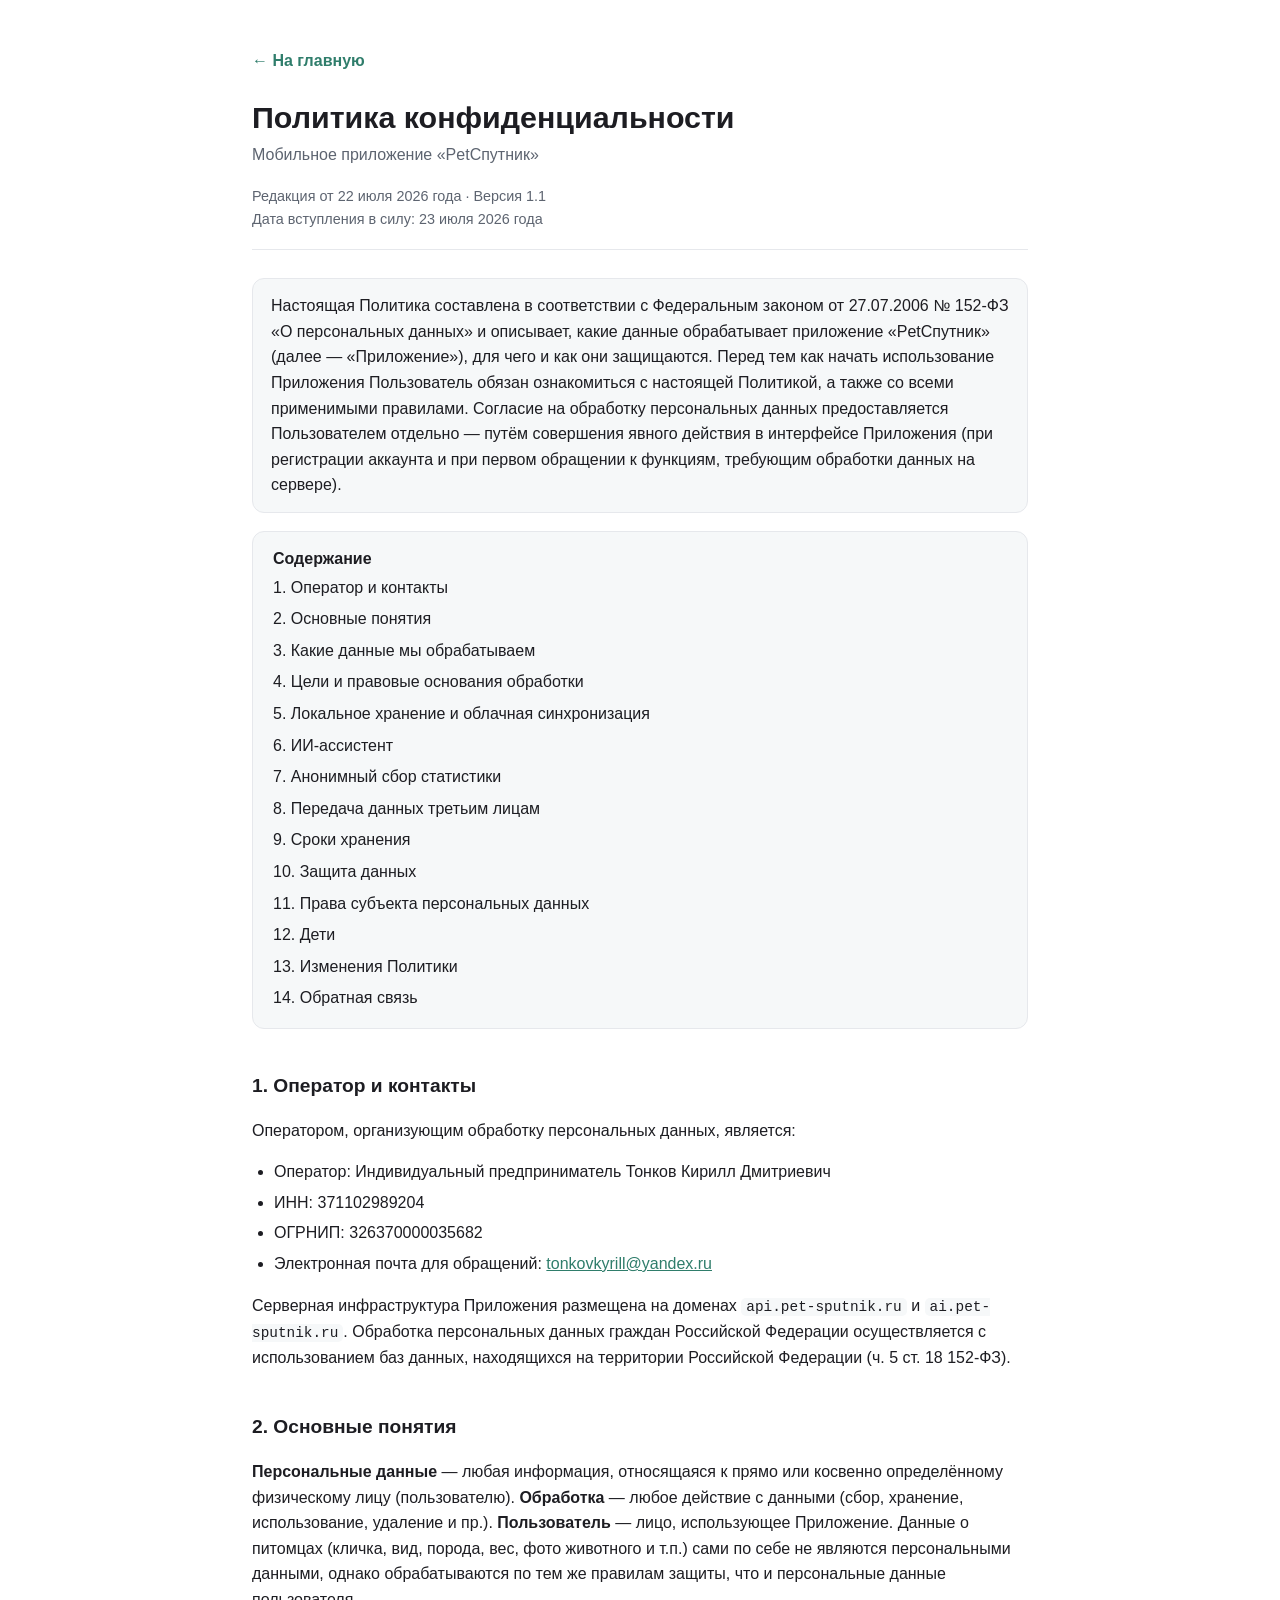
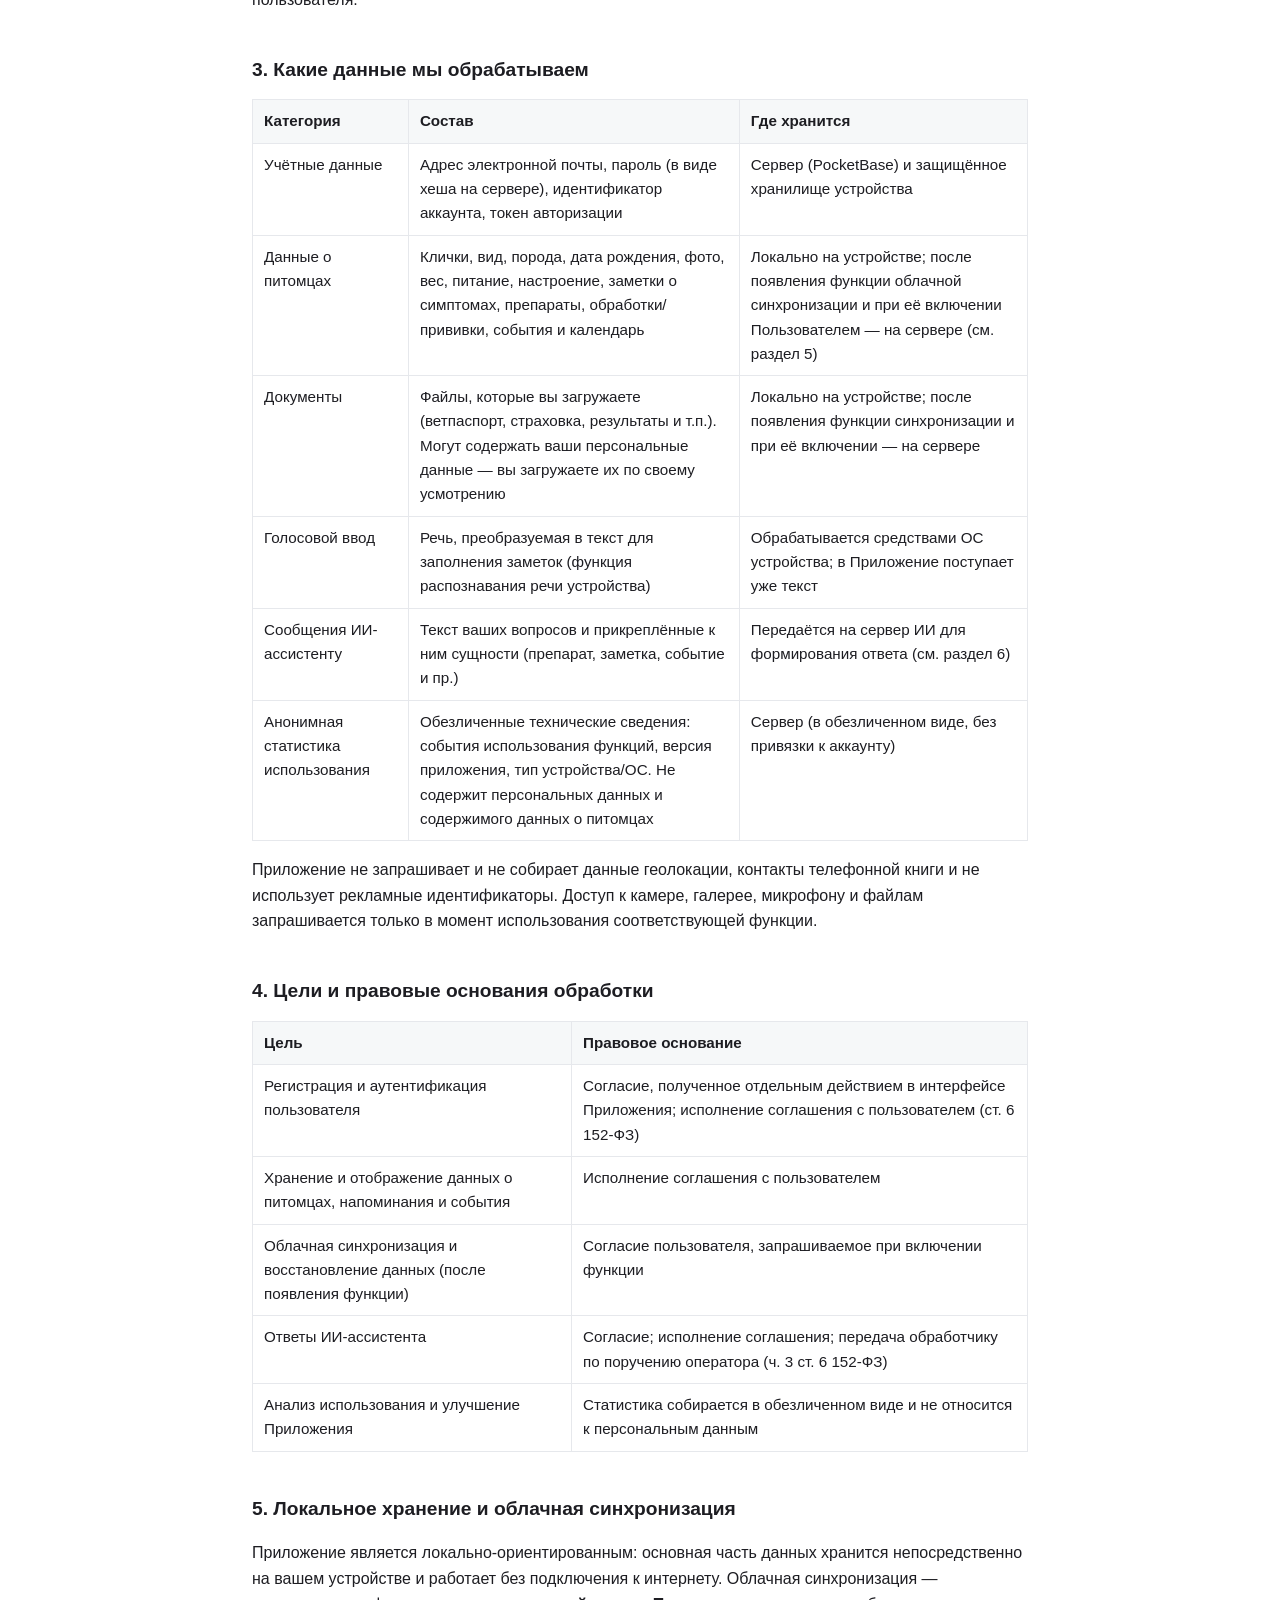
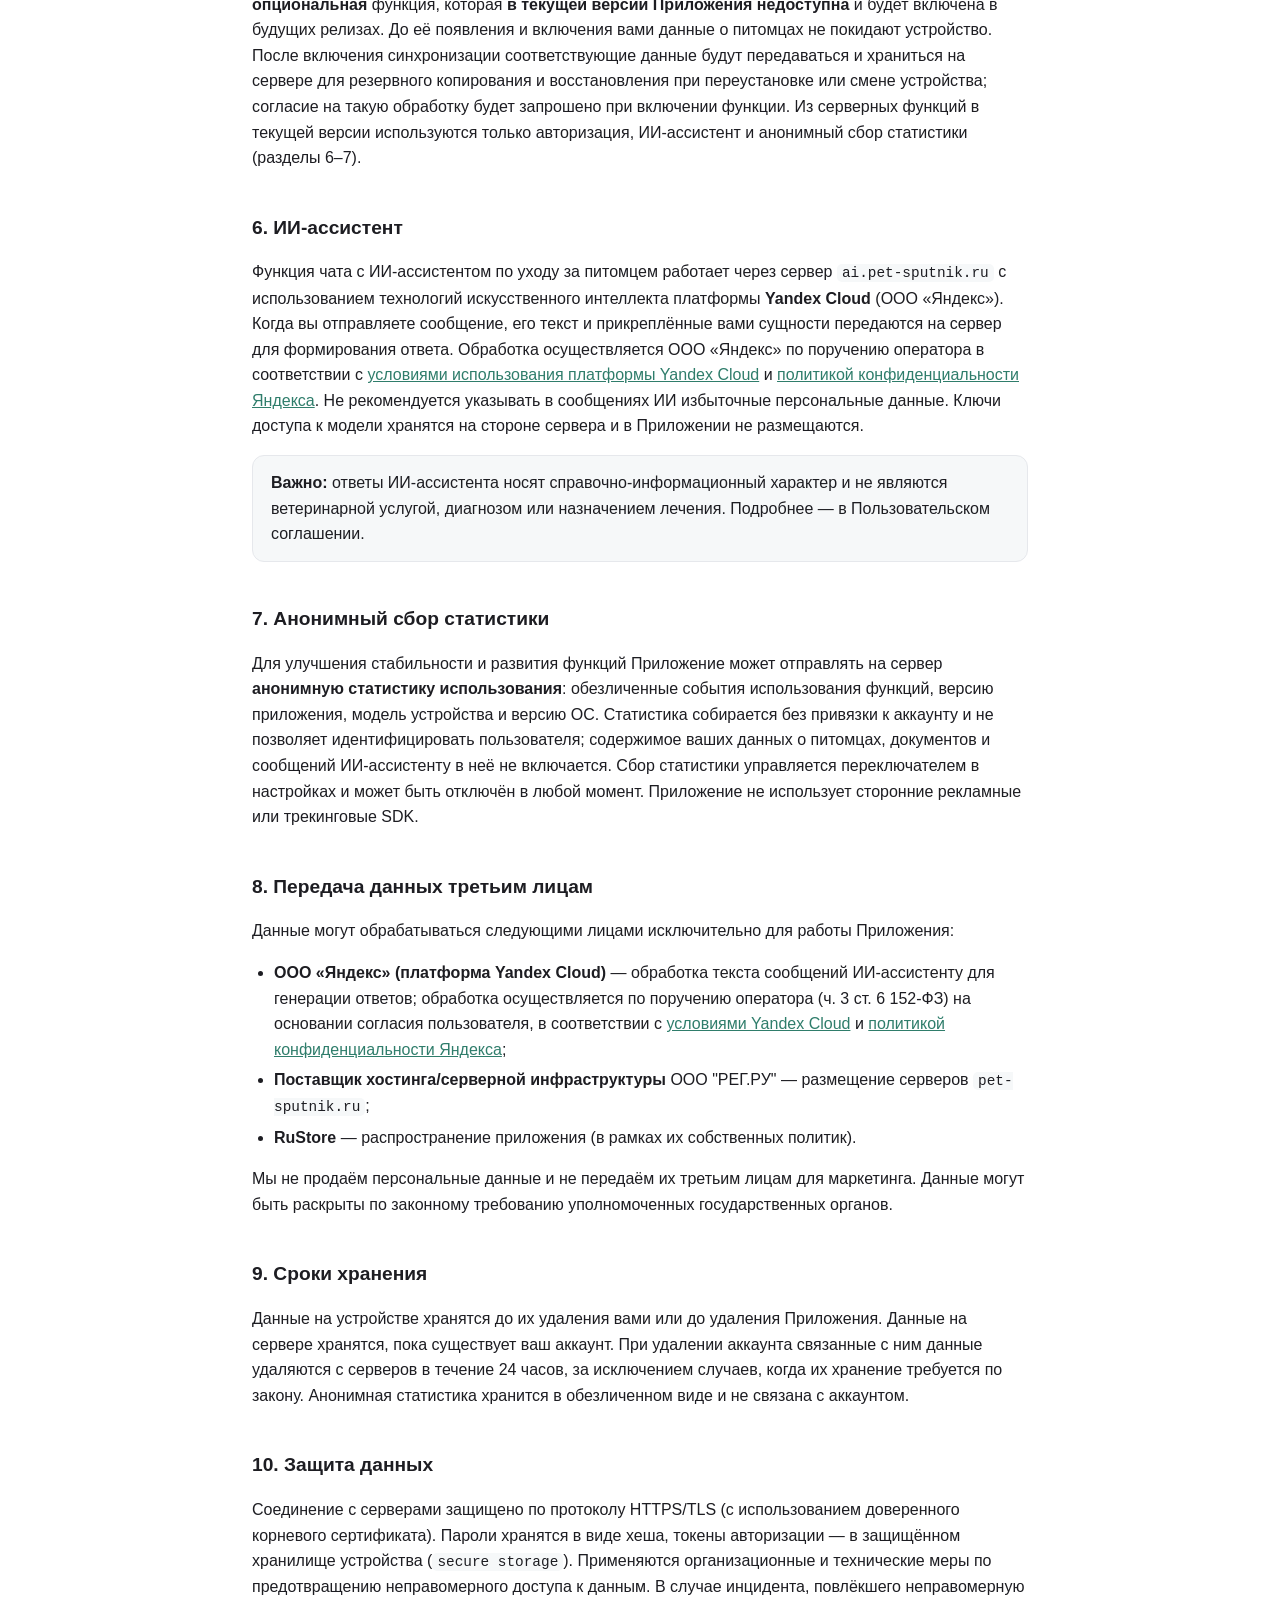
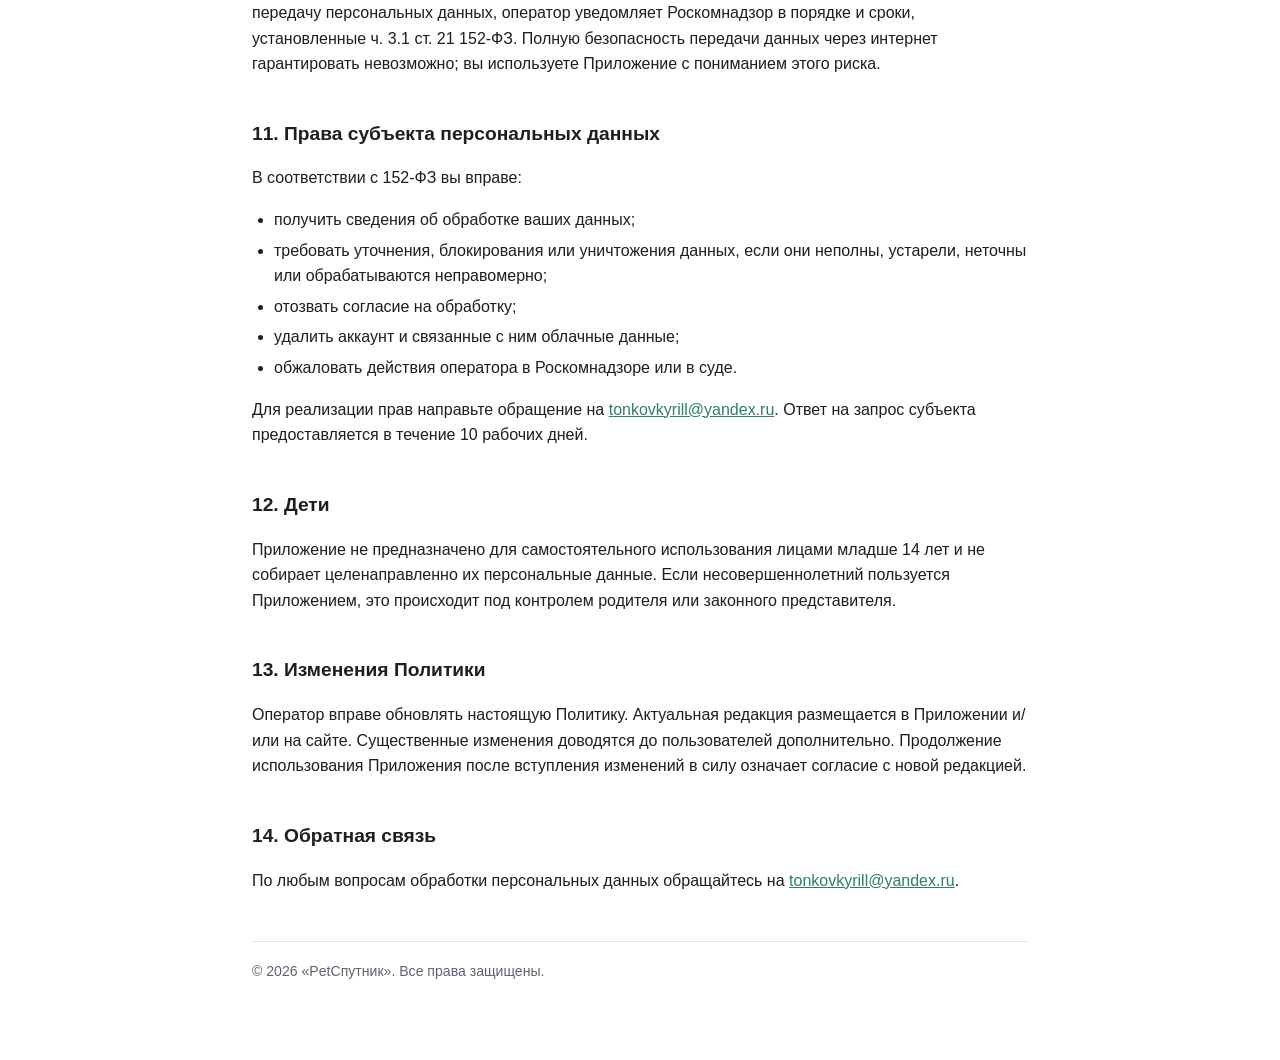
<file: legal/privacy-policy.html>
<!DOCTYPE html>
<html lang="ru">
<head>
<meta charset="utf-8">
<meta name="viewport" content="width=device-width, initial-scale=1">
<title>Политика конфиденциальности — PetСпутник</title>
<style>
  :root{ --fg:#1d1d22; --muted:#5d6470; --accent:#2f7d6b; --line:#e6e8ec; --bg:#fff; --soft:#f6f8f9; }
  *{box-sizing:border-box}
  body{font-family:-apple-system,BlinkMacSystemFont,"Segoe UI",Roboto,Helvetica,Arial,sans-serif;
       color:var(--fg);background:var(--bg);line-height:1.6;margin:0;}
  .wrap{max-width:820px;margin:0 auto;padding:48px 22px 80px;}
  h1{font-size:1.9rem;line-height:1.25;margin:0 0 6px;}
  .sub{color:var(--muted);margin:0 0 4px;}
  .meta{color:var(--muted);font-size:.9rem;margin:18px 0 28px;padding-bottom:18px;border-bottom:1px solid var(--line);}
  h2{font-size:1.2rem;margin:34px 0 10px;padding-top:8px;}
  h3{font-size:1.02rem;margin:22px 0 6px;}
  p,li{font-size:1rem;}
  ul{padding-left:22px;}
  li{margin:5px 0;}
  a{color:var(--accent);}
  .note{background:var(--soft);border:1px solid var(--line);border-radius:12px;padding:14px 18px;margin:16px 0;}
  .ph{background:#fff4d6;border-radius:4px;padding:0 4px;border:1px solid #f0dca0;}
  table{border-collapse:collapse;width:100%;margin:14px 0;font-size:.95rem;}
  th,td{border:1px solid var(--line);padding:9px 11px;text-align:left;vertical-align:top;}
  th{background:var(--soft);}
  .toc a{display:block;padding:3px 0;text-decoration:none;color:var(--fg);}
  .toc{background:var(--soft);border:1px solid var(--line);border-radius:12px;padding:14px 20px;margin:18px 0 30px;}
  footer{margin-top:48px;padding-top:18px;border-top:1px solid var(--line);color:var(--muted);font-size:.88rem;}
  code{background:var(--soft);padding:1px 5px;border-radius:5px;font-size:.9em;}
</style>
</head>
<body>
<div class="wrap">

<p style="margin:0 0 24px"><a href="../index.html" style="text-decoration:none;color:var(--accent);font-weight:600">← На главную</a></p>

<h1>Политика конфиденциальности</h1>
<p class="sub">Мобильное приложение «PetСпутник»</p>
<p class="meta">
  Редакция от 22 июля 2026 года · Версия 1.1<br>
  Дата вступления в силу: 23 июля 2026 года
</p>

<div class="note">
Настоящая Политика составлена в соответствии с Федеральным законом от 27.07.2006 № 152-ФЗ
«О персональных данных» и описывает, какие данные обрабатывает приложение «PetСпутник»
(далее — «Приложение»), для чего и как они защищаются. Перед тем как начать использование Приложения Пользователь обязан ознакомиться с настоящей Политикой, а также со всеми применимыми правилами. Согласие на обработку персональных данных предоставляется Пользователем отдельно — путём совершения явного действия в интерфейсе Приложения (при регистрации аккаунта и при первом обращении к функциям, требующим обработки данных на сервере).
</div>

<div class="toc">
  <strong>Содержание</strong>
  <a href="#1">1. Оператор и контакты</a>
  <a href="#2">2. Основные понятия</a>
  <a href="#3">3. Какие данные мы обрабатываем</a>
  <a href="#4">4. Цели и правовые основания обработки</a>
  <a href="#5">5. Локальное хранение и облачная синхронизация</a>
  <a href="#6">6. ИИ-ассистент</a>
  <a href="#7">7. Анонимный сбор статистики</a>
  <a href="#8">8. Передача данных третьим лицам</a>
  <a href="#9">9. Сроки хранения</a>
  <a href="#10">10. Защита данных</a>
  <a href="#11">11. Права субъекта персональных данных</a>
  <a href="#12">12. Дети</a>
  <a href="#13">13. Изменения Политики</a>
  <a href="#14">14. Обратная связь</a>
</div>

<h2 id="1">1. Оператор и контакты</h2>
<p>
Оператором, организующим обработку персональных данных, является:
</p>
<ul>
  <li>Оператор: Индивидуальный предприниматель Тонков Кирилл Дмитриевич</li>
  <li>ИНН: 371102989204</li>
  <li>ОГРНИП: 326370000035682</li>
  <li>Электронная почта для обращений: <a href="mailto:tonkovkyrill@yandex.ru">tonkovkyrill@yandex.ru</a></li>
</ul>
<p>
Серверная инфраструктура Приложения размещена на доменах <code>api.pet-sputnik.ru</code>
и <code>ai.pet-sputnik.ru</code>. Обработка персональных данных граждан Российской Федерации
осуществляется с использованием баз данных, находящихся на территории Российской Федерации
(ч. 5 ст. 18 152-ФЗ).
</p>

<h2 id="2">2. Основные понятия</h2>
<p>
<strong>Персональные данные</strong> — любая информация, относящаяся к прямо или косвенно
определённому физическому лицу (пользователю). <strong>Обработка</strong> — любое действие
с данными (сбор, хранение, использование, удаление и пр.). <strong>Пользователь</strong> — лицо,
использующее Приложение. Данные о питомцах (кличка, вид, порода, вес, фото животного и т.п.)
сами по себе не являются персональными данными, однако обрабатываются по тем же правилам
защиты, что и персональные данные пользователя.
</p>

<h2 id="3">3. Какие данные мы обрабатываем</h2>
<table>
  <tr><th>Категория</th><th>Состав</th><th>Где хранится</th></tr>
  <tr>
    <td>Учётные данные</td>
    <td>Адрес электронной почты, пароль (в виде хеша на сервере), идентификатор аккаунта,
        токен авторизации</td>
    <td>Сервер (PocketBase) и защищённое хранилище устройства</td>
  </tr>
  <tr>
    <td>Данные о питомцах</td>
    <td>Клички, вид, порода, дата рождения, фото, вес, питание, настроение, заметки о симптомах,
        препараты, обработки/прививки, события и календарь</td>
    <td>Локально на устройстве; после появления функции облачной синхронизации и при её включении
        Пользователем — на сервере (см. раздел 5)</td>
  </tr>
  <tr>
    <td>Документы</td>
    <td>Файлы, которые вы загружаете (ветпаспорт, страховка, результаты и т.п.). Могут содержать
        ваши персональные данные — вы загружаете их по своему усмотрению</td>
    <td>Локально на устройстве; после появления функции синхронизации и при её включении — на сервере</td>
  </tr>
  <tr>
    <td>Голосовой ввод</td>
    <td>Речь, преобразуемая в текст для заполнения заметок (функция распознавания речи устройства)</td>
    <td>Обрабатывается средствами ОС устройства; в Приложение поступает уже текст</td>
  </tr>
  <tr>
    <td>Сообщения ИИ-ассистенту</td>
    <td>Текст ваших вопросов и прикреплённые к ним сущности (препарат, заметка, событие и пр.)</td>
    <td>Передаётся на сервер ИИ для формирования ответа (см. раздел 6)</td>
  </tr>
  <tr>
    <td>Анонимная статистика использования</td>
    <td>Обезличенные технические сведения: события использования функций, версия приложения,
        тип устройства/ОС. Не содержит персональных данных и содержимого данных о питомцах</td>
    <td>Сервер (в обезличенном виде, без привязки к аккаунту)</td>
  </tr>
</table>
<p>
Приложение не запрашивает и не собирает данные геолокации, контакты телефонной книги
и не использует рекламные идентификаторы. Доступ к камере, галерее, микрофону и файлам
запрашивается только в момент использования соответствующей функции.
</p>

<h2 id="4">4. Цели и правовые основания обработки</h2>
<table>
  <tr><th>Цель</th><th>Правовое основание</th></tr>
  <tr><td>Регистрация и аутентификация пользователя</td><td>Согласие, полученное отдельным действием в интерфейсе Приложения; исполнение соглашения с пользователем (ст. 6 152-ФЗ)</td></tr>
  <tr><td>Хранение и отображение данных о питомцах, напоминания и события</td><td>Исполнение соглашения с пользователем</td></tr>
  <tr><td>Облачная синхронизация и восстановление данных (после появления функции)</td><td>Согласие пользователя, запрашиваемое при включении функции</td></tr>
  <tr><td>Ответы ИИ-ассистента</td><td>Согласие; исполнение соглашения; передача обработчику по поручению оператора (ч. 3 ст. 6 152-ФЗ)</td></tr>
  <tr><td>Анализ использования и улучшение Приложения</td><td>Статистика собирается в обезличенном виде и не относится к персональным данным</td></tr>
</table>

<h2 id="5">5. Локальное хранение и облачная синхронизация</h2>
<p>
Приложение является локально-ориентированным: основная часть данных хранится непосредственно
на вашем устройстве и работает без подключения к интернету. Облачная синхронизация —
<strong>опциональная</strong> функция, которая <strong>в текущей версии Приложения недоступна</strong>
и будет включена в будущих релизах. До её появления и включения вами данные о питомцах
не покидают устройство. После включения синхронизации соответствующие данные будут передаваться
и храниться на сервере для резервного копирования и восстановления при переустановке или смене
устройства; согласие на такую обработку будет запрошено при включении функции. Из серверных
функций в текущей версии используются только авторизация, ИИ-ассистент и анонимный сбор
статистики (разделы 6–7).
</p>

<h2 id="6">6. ИИ-ассистент</h2>
<p>
Функция чата с ИИ-ассистентом по уходу за питомцем работает через сервер
<code>ai.pet-sputnik.ru</code> с использованием технологий искусственного интеллекта
платформы <strong>Yandex Cloud</strong> (ООО «Яндекс»). Когда вы отправляете сообщение,
его текст и прикреплённые вами сущности передаются на сервер для формирования ответа.
Обработка осуществляется ООО «Яндекс» по поручению оператора в соответствии с
<a href="https://yandex.ru/legal/cloud_termsofuse/ru/" target="_blank" rel="noopener">условиями использования платформы Yandex Cloud</a>
и <a href="https://yandex.ru/legal/confidential/ru/" target="_blank" rel="noopener">политикой конфиденциальности Яндекса</a>.
Не рекомендуется указывать в сообщениях ИИ избыточные персональные данные. Ключи доступа
к модели хранятся на стороне сервера и в Приложении не размещаются.
</p>
<div class="note">
<strong>Важно:</strong> ответы ИИ-ассистента носят справочно-информационный характер
и не являются ветеринарной услугой, диагнозом или назначением лечения. Подробнее —
в Пользовательском соглашении.
</div>

<h2 id="7">7. Анонимный сбор статистики</h2>
<p>
Для улучшения стабильности и развития функций Приложение может отправлять на сервер
<strong>анонимную статистику использования</strong>: обезличенные события использования функций,
версию приложения, модель устройства и версию ОС. Статистика собирается без привязки к аккаунту
и не позволяет идентифицировать пользователя; содержимое ваших данных о питомцах, документов
и сообщений ИИ-ассистенту в неё не включается. Сбор статистики управляется переключателем
в настройках и может быть отключён в любой момент. Приложение не использует сторонние
рекламные или трекинговые SDK.
</p>

<h2 id="8">8. Передача данных третьим лицам</h2>
<p>Данные могут обрабатываться следующими лицами исключительно для работы Приложения:</p>
<ul>
  <li><strong>ООО «Яндекс» (платформа Yandex Cloud)</strong> — обработка текста сообщений
      ИИ-ассистенту для генерации ответов; обработка осуществляется по поручению оператора
      (ч. 3 ст. 6 152-ФЗ) на основании согласия пользователя, в соответствии с
      <a href="https://yandex.ru/legal/cloud_termsofuse/ru/" target="_blank" rel="noopener">условиями Yandex Cloud</a>
      и <a href="https://yandex.ru/legal/confidential/ru/" target="_blank" rel="noopener">политикой конфиденциальности Яндекса</a>;</li>
  <li><strong>Поставщик хостинга/серверной инфраструктуры</strong> ООО "РЕГ.РУ" — размещение серверов <code>pet-sputnik.ru</code>;</li>
  <li><strong>RuStore</strong> — распространение приложения (в рамках их собственных политик).</li>
</ul>
<p>
Мы не продаём персональные данные и не передаём их третьим лицам для маркетинга.
Данные могут быть раскрыты по законному требованию уполномоченных государственных органов.
</p>

<h2 id="9">9. Сроки хранения</h2>
<p>
Данные на устройстве хранятся до их удаления вами или до удаления Приложения. Данные на сервере
хранятся, пока существует ваш аккаунт. При удалении аккаунта связанные с ним данные удаляются
с серверов в течение 24 часов, за исключением случаев, когда их хранение требуется по закону.
Анонимная статистика хранится в обезличенном виде и не связана с аккаунтом.
</p>

<h2 id="10">10. Защита данных</h2>
<p>
Соединение с серверами защищено по протоколу HTTPS/TLS (с использованием доверенного корневого
сертификата). Пароли хранятся в виде хеша, токены авторизации — в защищённом хранилище устройства
(<code>secure storage</code>). Применяются организационные и технические меры по предотвращению
неправомерного доступа к данным. В случае инцидента, повлёкшего неправомерную передачу
персональных данных, оператор уведомляет Роскомнадзор в порядке и сроки, установленные
ч. 3.1 ст. 21 152-ФЗ. Полную безопасность передачи данных через интернет
гарантировать невозможно; вы используете Приложение с пониманием этого риска.
</p>

<h2 id="11">11. Права субъекта персональных данных</h2>
<p>В соответствии с 152-ФЗ вы вправе:</p>
<ul>
  <li>получить сведения об обработке ваших данных;</li>
  <li>требовать уточнения, блокирования или уничтожения данных, если они неполны, устарели,
      неточны или обрабатываются неправомерно;</li>
  <li>отозвать согласие на обработку;</li>
  <li>удалить аккаунт и связанные с ним облачные данные;</li>
  <li>обжаловать действия оператора в Роскомнадзоре или в суде.</li>
</ul>
<p>
Для реализации прав направьте обращение на <a href="mailto:tonkovkyrill@yandex.ru">tonkovkyrill@yandex.ru</a>. Ответ на запрос субъекта предоставляется в течение 10 рабочих дней.
</p>

<h2 id="12">12. Дети</h2>
<p>
Приложение не предназначено для самостоятельного использования лицами младше 14 лет и не собирает целенаправленно их персональные данные.
Если несовершеннолетний пользуется Приложением, это происходит под контролем родителя
или законного представителя.
</p>

<h2 id="13">13. Изменения Политики</h2>
<p>
Оператор вправе обновлять настоящую Политику. Актуальная редакция размещается в Приложении
и/или на сайте. Существенные изменения доводятся до пользователей дополнительно. Продолжение
использования Приложения после вступления изменений в силу означает согласие с новой редакцией.
</p>

<h2 id="14">14. Обратная связь</h2>
<p>
По любым вопросам обработки персональных данных обращайтесь на <a href="mailto:tonkovkyrill@yandex.ru">tonkovkyrill@yandex.ru</a>.
</p>

<footer>
  © 2026 «PetСпутник». Все права защищены.<br>
</footer>

</div>
</body>
</html>
</file>
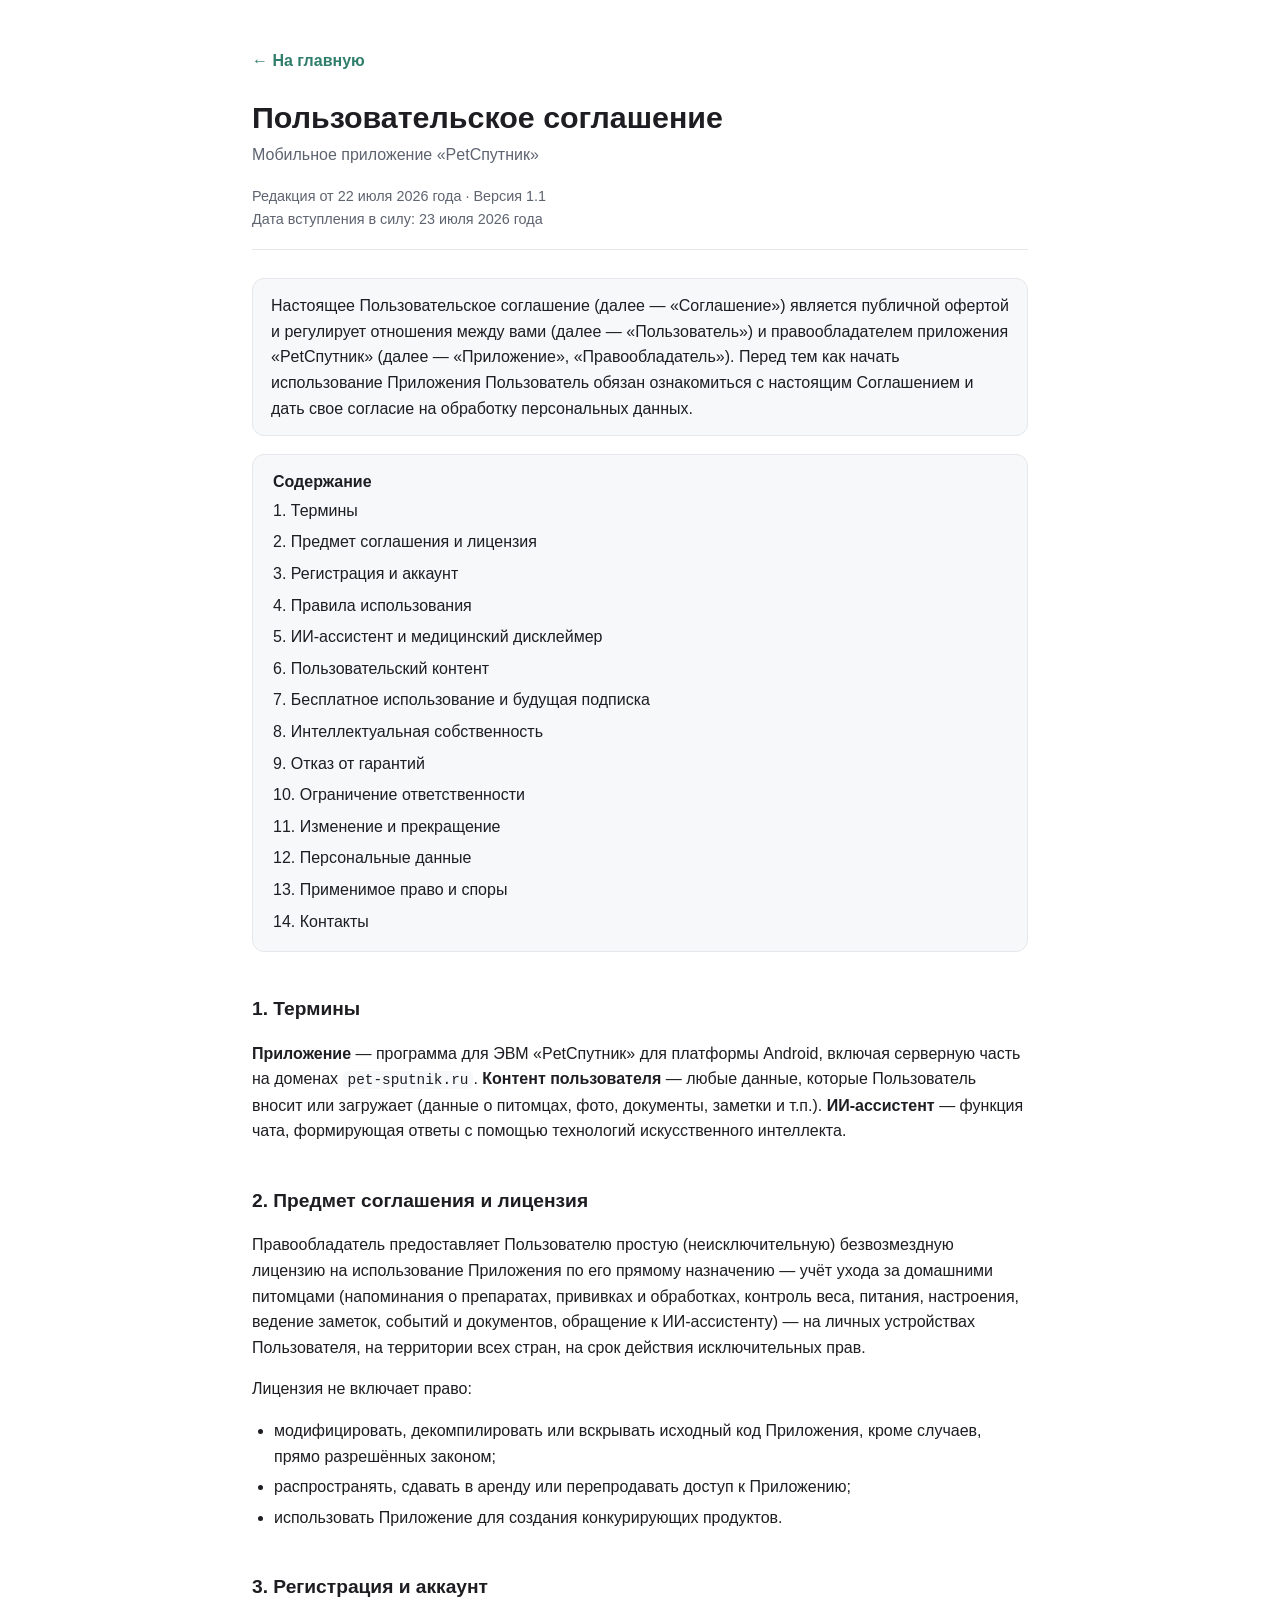
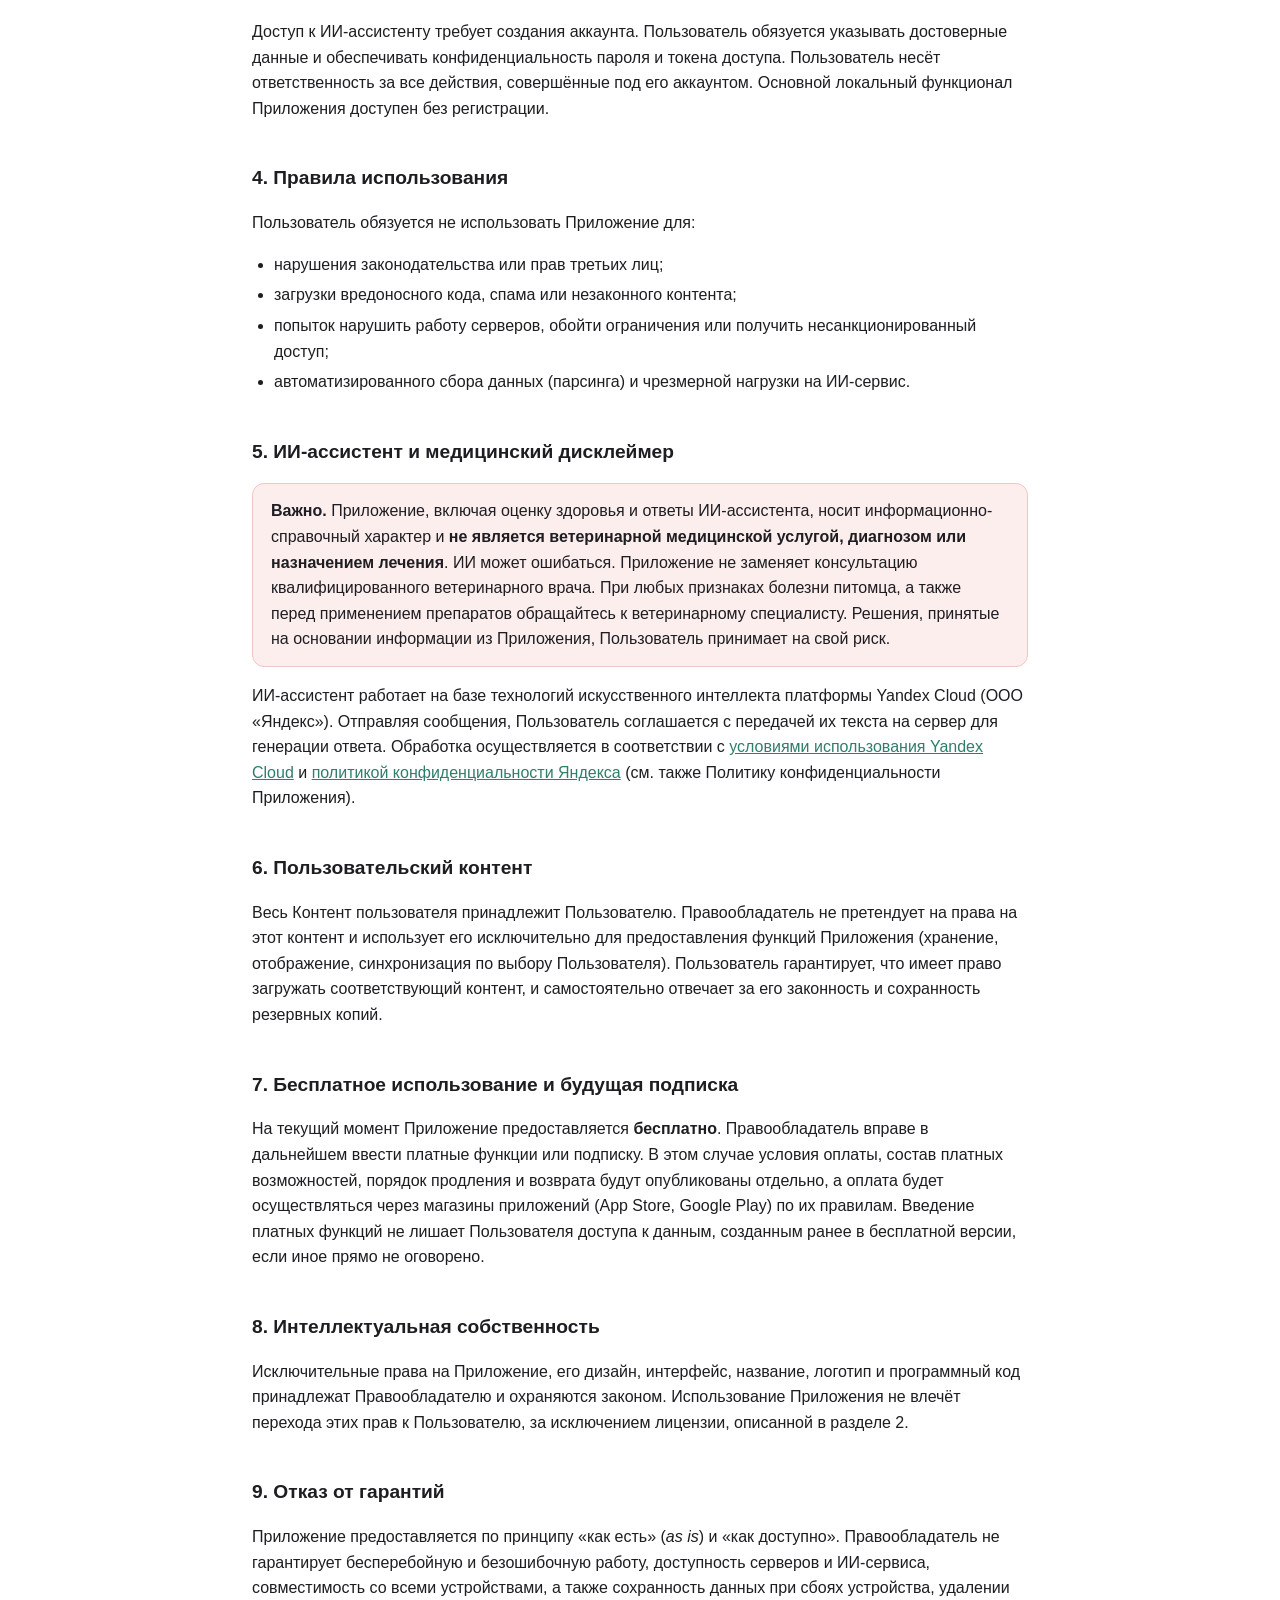
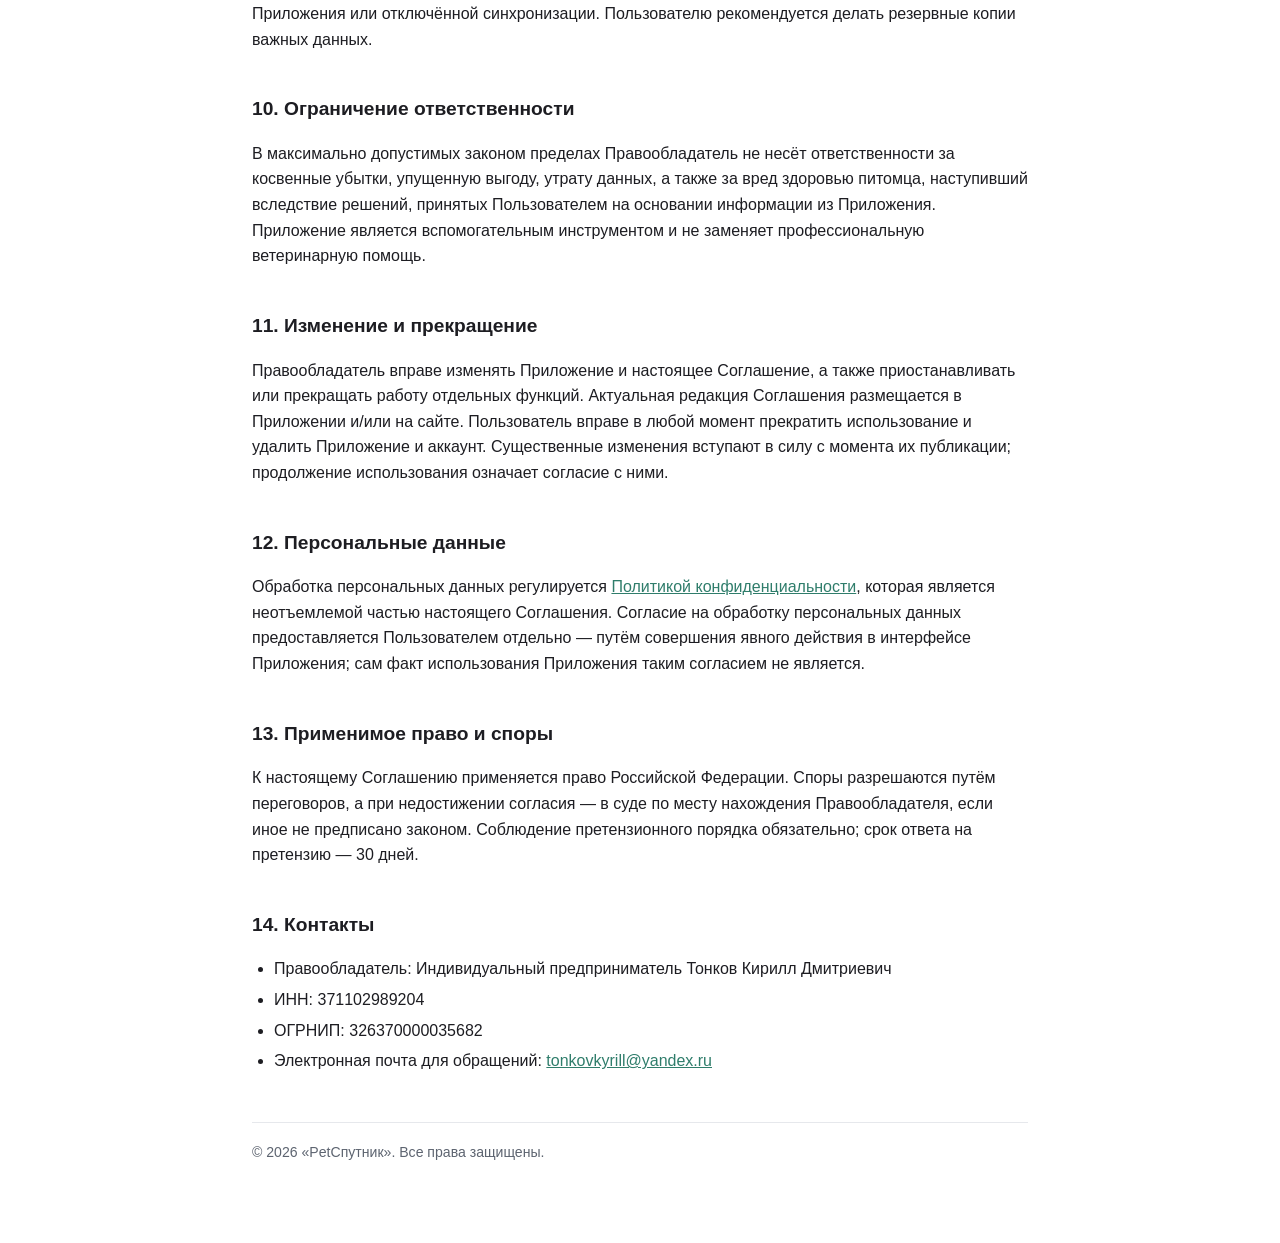
<file: legal/terms-of-use.html>
<!DOCTYPE html>
<html lang="ru">
<head>
<meta charset="utf-8">
<meta name="viewport" content="width=device-width, initial-scale=1">
<title>Пользовательское соглашение — PetСпутник</title>
<style>
  :root{ --fg:#1d1d22; --muted:#5d6470; --accent:#2f7d6b; --line:#e6e8ec; --bg:#fff; --soft:#f6f8f9; }
  *{box-sizing:border-box}
  body{font-family:-apple-system,BlinkMacSystemFont,"Segoe UI",Roboto,Helvetica,Arial,sans-serif;
       color:var(--fg);background:var(--bg);line-height:1.6;margin:0;}
  .wrap{max-width:820px;margin:0 auto;padding:48px 22px 80px;}
  h1{font-size:1.9rem;line-height:1.25;margin:0 0 6px;}
  .sub{color:var(--muted);margin:0 0 4px;}
  .meta{color:var(--muted);font-size:.9rem;margin:18px 0 28px;padding-bottom:18px;border-bottom:1px solid var(--line);}
  h2{font-size:1.2rem;margin:34px 0 10px;padding-top:8px;}
  h3{font-size:1.02rem;margin:22px 0 6px;}
  p,li{font-size:1rem;}
  ul{padding-left:22px;}
  li{margin:5px 0;}
  a{color:var(--accent);}
  .note{background:var(--soft);border:1px solid var(--line);border-radius:12px;padding:14px 18px;margin:16px 0;}
  .warn{background:#fdeeee;border:1px solid #f3c4c4;border-radius:12px;padding:14px 18px;margin:16px 0;}
  .ph{background:#fff4d6;border-radius:4px;padding:0 4px;border:1px solid #f0dca0;}
  .toc a{display:block;padding:3px 0;text-decoration:none;color:var(--fg);}
  .toc{background:var(--soft);border:1px solid var(--line);border-radius:12px;padding:14px 20px;margin:18px 0 30px;}
  footer{margin-top:48px;padding-top:18px;border-top:1px solid var(--line);color:var(--muted);font-size:.88rem;}
  code{background:var(--soft);padding:1px 5px;border-radius:5px;font-size:.9em;}
</style>
</head>
<body>
<div class="wrap">

<p style="margin:0 0 24px"><a href="../index.html" style="text-decoration:none;color:var(--accent);font-weight:600">← На главную</a></p>

<h1>Пользовательское соглашение</h1>
<p class="sub">Мобильное приложение «PetСпутник»</p>
<p class="meta">
  Редакция от 22 июля 2026 года · Версия 1.1<br>
  Дата вступления в силу: 23 июля 2026 года
</p>

<div class="note">
Настоящее Пользовательское соглашение (далее — «Соглашение») является публичной офертой
и регулирует отношения между вами (далее — «Пользователь») и правообладателем приложения
«PetСпутник» (далее — «Приложение», «Правообладатель»). Перед тем как начать использование Приложения Пользователь обязан ознакомиться с настоящим Соглашением и дать свое согласие на обработку персональных данных.
</div>

<div class="toc">
  <strong>Содержание</strong>
  <a href="#1">1. Термины</a>
  <a href="#2">2. Предмет соглашения и лицензия</a>
  <a href="#3">3. Регистрация и аккаунт</a>
  <a href="#4">4. Правила использования</a>
  <a href="#5">5. ИИ-ассистент и медицинский дисклеймер</a>
  <a href="#6">6. Пользовательский контент</a>
  <a href="#7">7. Бесплатное использование и будущая подписка</a>
  <a href="#8">8. Интеллектуальная собственность</a>
  <a href="#9">9. Отказ от гарантий</a>
  <a href="#10">10. Ограничение ответственности</a>
  <a href="#11">11. Изменение и прекращение</a>
  <a href="#12">12. Персональные данные</a>
  <a href="#13">13. Применимое право и споры</a>
  <a href="#14">14. Контакты</a>
</div>

<h2 id="1">1. Термины</h2>
<p>
<strong>Приложение</strong> — программа для ЭВМ «PetСпутник» для платформы Android,
включая серверную часть на доменах <code>pet-sputnik.ru</code>. <strong>Контент пользователя</strong> —
любые данные, которые Пользователь вносит или загружает (данные о питомцах, фото, документы,
заметки и т.п.). <strong>ИИ-ассистент</strong> — функция чата, формирующая ответы с помощью
технологий искусственного интеллекта.
</p>

<h2 id="2">2. Предмет соглашения и лицензия</h2>
<p>
Правообладатель предоставляет Пользователю простую (неисключительную) безвозмездную лицензию
на использование Приложения по его прямому назначению — учёт ухода за домашними питомцами
(напоминания о препаратах, прививках и обработках, контроль веса, питания, настроения, ведение
заметок, событий и документов, обращение к ИИ-ассистенту) — на личных устройствах Пользователя,
на территории всех стран, на срок действия исключительных прав.
</p>
<p>Лицензия не включает право:</p>
<ul>
  <li>модифицировать, декомпилировать или вскрывать исходный код Приложения, кроме случаев,
      прямо разрешённых законом;</li>
  <li>распространять, сдавать в аренду или перепродавать доступ к Приложению;</li>
  <li>использовать Приложение для создания конкурирующих продуктов.</li>
</ul>

<h2 id="3">3. Регистрация и аккаунт</h2>
<p>
Доступ к ИИ-ассистенту требует создания аккаунта. Пользователь
обязуется указывать достоверные данные и обеспечивать конфиденциальность пароля и токена доступа.
Пользователь несёт ответственность за все действия, совершённые под его аккаунтом. Основной
локальный функционал Приложения доступен без регистрации.
</p>

<h2 id="4">4. Правила использования</h2>
<p>Пользователь обязуется не использовать Приложение для:</p>
<ul>
  <li>нарушения законодательства или прав третьих лиц;</li>
  <li>загрузки вредоносного кода, спама или незаконного контента;</li>
  <li>попыток нарушить работу серверов, обойти ограничения или получить несанкционированный доступ;</li>
  <li>автоматизированного сбора данных (парсинга) и чрезмерной нагрузки на ИИ-сервис.</li>
</ul>

<h2 id="5">5. ИИ-ассистент и медицинский дисклеймер</h2>
<div class="warn">
<strong>Важно.</strong> Приложение, включая оценку здоровья и ответы ИИ-ассистента, носит
информационно-справочный характер и <strong>не является ветеринарной медицинской услугой,
диагнозом или назначением лечения</strong>. ИИ может ошибаться. Приложение не заменяет
консультацию квалифицированного ветеринарного врача. При любых признаках болезни питомца,
а также перед применением препаратов обращайтесь к ветеринарному специалисту. Решения,
принятые на основании информации из Приложения, Пользователь принимает на свой риск.
</div>
<p>
ИИ-ассистент работает на базе технологий искусственного интеллекта платформы Yandex Cloud
(ООО «Яндекс»). Отправляя сообщения, Пользователь соглашается с передачей их текста на сервер
для генерации ответа. Обработка осуществляется в соответствии с
<a href="https://yandex.ru/legal/cloud_termsofuse/ru/" target="_blank" rel="noopener">условиями использования Yandex Cloud</a>
и <a href="https://yandex.ru/legal/confidential/ru/" target="_blank" rel="noopener">политикой конфиденциальности Яндекса</a>
(см. также Политику конфиденциальности Приложения).
</p>

<h2 id="6">6. Пользовательский контент</h2>
<p>
Весь Контент пользователя принадлежит Пользователю. Правообладатель не претендует на права
на этот контент и использует его исключительно для предоставления функций Приложения
(хранение, отображение, синхронизация по выбору Пользователя). Пользователь гарантирует,
что имеет право загружать соответствующий контент, и самостоятельно отвечает за его законность
и сохранность резервных копий.
</p>

<h2 id="7">7. Бесплатное использование и будущая подписка</h2>
<p>
На текущий момент Приложение предоставляется <strong>бесплатно</strong>. Правообладатель вправе
в дальнейшем ввести платные функции или подписку. В этом случае условия оплаты, состав платных
возможностей, порядок продления и возврата будут опубликованы отдельно, а оплата будет
осуществляться через магазины приложений (App Store, Google Play) по их правилам. Введение
платных функций не лишает Пользователя доступа к данным, созданным ранее в бесплатной версии,
если иное прямо не оговорено.
</p>

<h2 id="8">8. Интеллектуальная собственность</h2>
<p>
Исключительные права на Приложение, его дизайн, интерфейс, название, логотип и программный код
принадлежат Правообладателю и охраняются законом. Использование Приложения не влечёт перехода
этих прав к Пользователю, за исключением лицензии, описанной в разделе 2.
</p>

<h2 id="9">9. Отказ от гарантий</h2>
<p>
Приложение предоставляется по принципу «как есть» (<em>as is</em>) и «как доступно». Правообладатель
не гарантирует бесперебойную и безошибочную работу, доступность серверов и ИИ-сервиса,
совместимость со всеми устройствами, а также сохранность данных при сбоях устройства,
удалении Приложения или отключённой синхронизации. Пользователю рекомендуется делать резервные
копии важных данных.
</p>

<h2 id="10">10. Ограничение ответственности</h2>
<p>
В максимально допустимых законом пределах Правообладатель не несёт ответственности за косвенные
убытки, упущенную выгоду, утрату данных, а также за вред здоровью питомца, наступивший вследствие
решений, принятых Пользователем на основании информации из Приложения. Приложение является
вспомогательным инструментом и не заменяет профессиональную ветеринарную помощь.
</p>

<h2 id="11">11. Изменение и прекращение</h2>
<p>
Правообладатель вправе изменять Приложение и настоящее Соглашение, а также приостанавливать
или прекращать работу отдельных функций. Актуальная редакция Соглашения размещается в Приложении
и/или на сайте. Пользователь вправе в любой момент прекратить использование и удалить Приложение
и аккаунт. Существенные изменения вступают в силу с момента их публикации; продолжение
использования означает согласие с ними.
</p>

<h2 id="12">12. Персональные данные</h2>
<p>
Обработка персональных данных регулируется
<a href="privacy-policy.html">Политикой конфиденциальности</a>, которая является неотъемлемой
частью настоящего Соглашения. Согласие на обработку персональных данных предоставляется
Пользователем отдельно — путём совершения явного действия в интерфейсе Приложения; сам факт
использования Приложения таким согласием не является.
</p>

<h2 id="13">13. Применимое право и споры</h2>
<p>
К настоящему Соглашению применяется право Российской Федерации. Споры разрешаются путём переговоров,
а при недостижении согласия — в суде по месту нахождения Правообладателя, если иное не предписано
законом. Соблюдение претензионного порядка обязательно; срок ответа на претензию —
30 дней.
</p>

<h2 id="14">14. Контакты</h2>
<ul>
  <li>Правообладатель: Индивидуальный предприниматель Тонков Кирилл Дмитриевич</li>
  <li>ИНН: 371102989204</li>
  <li>ОГРНИП: 326370000035682</li>
  <li>Электронная почта для обращений: <a href="mailto:tonkovkyrill@yandex.ru">tonkovkyrill@yandex.ru</a></li>
</ul>

<footer>
  © 2026 «PetСпутник». Все права защищены.<br>
</footer>

</div>
</body>
</html>
</file>
